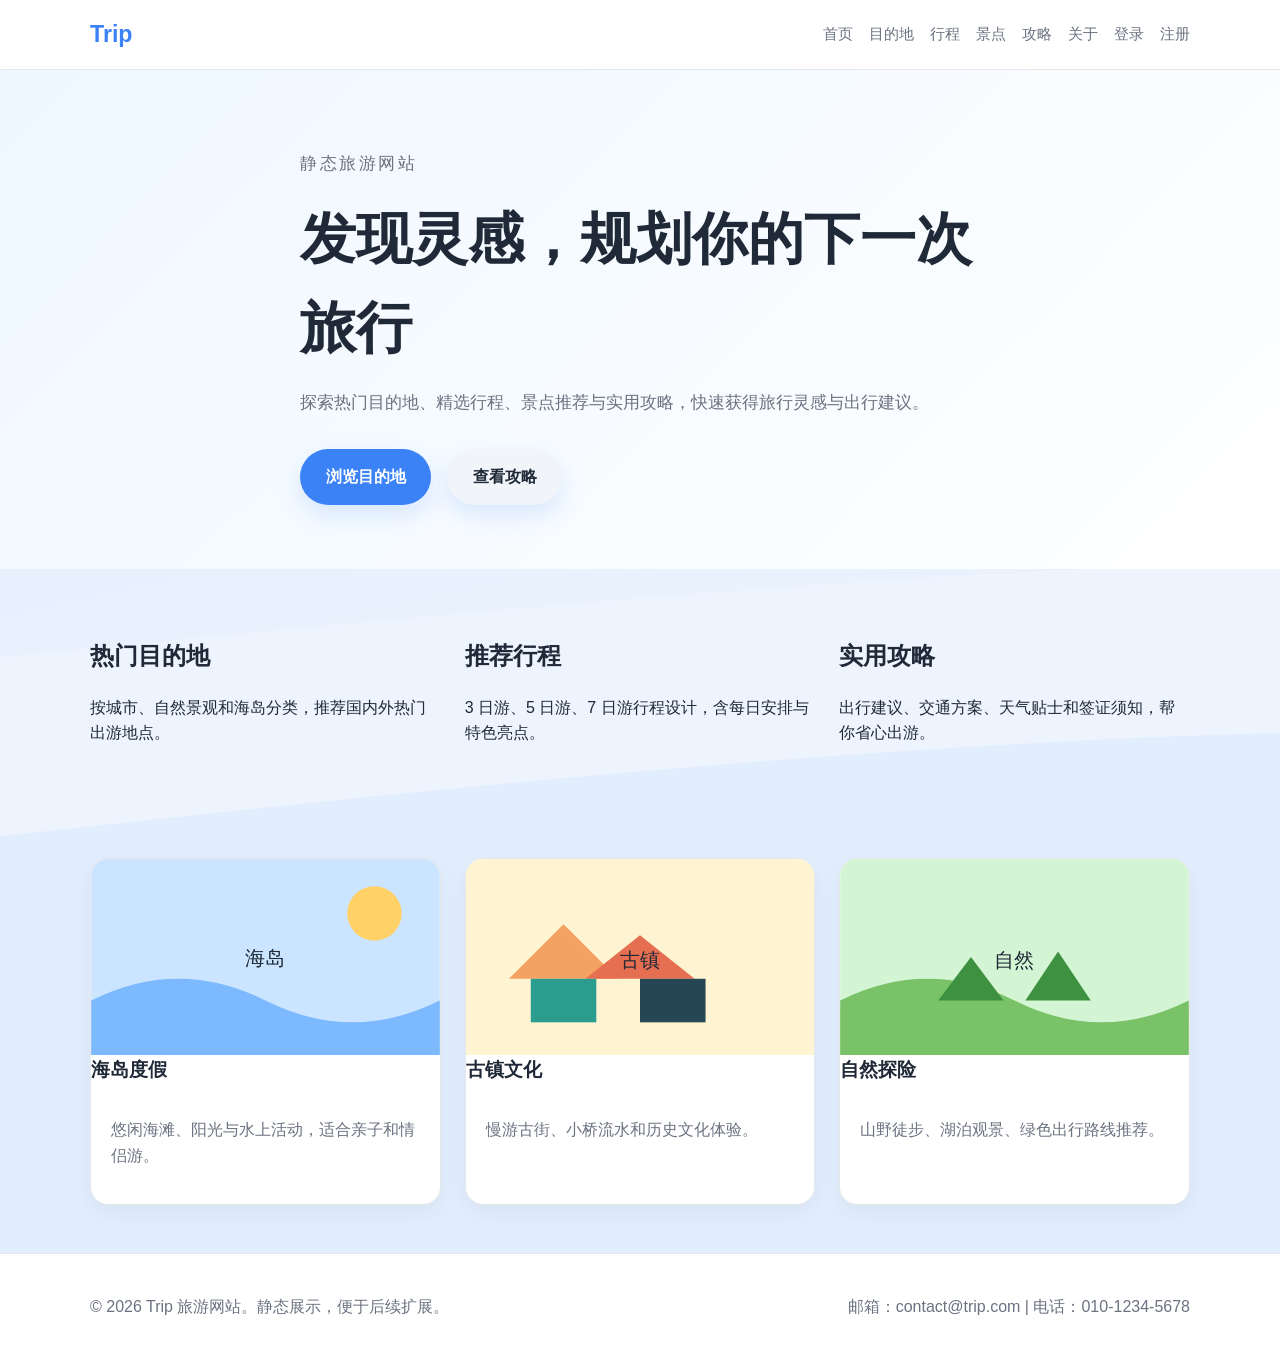
<file: index.html>
<!DOCTYPE html>
<html lang="zh-CN">
<head>
  <meta charset="UTF-8" />
  <meta name="viewport" content="width=device-width, initial-scale=1.0" />
  <title>Trip 旅游网站</title>
  <link rel="stylesheet" href="styles.css" />
</head>
<body>
  <header class="site-header">
    <div class="container header-inner">
      <a href="index.html" class="logo">Trip</a>
      <button class="nav-toggle" aria-label="打开导航">☰</button>
      <nav class="site-nav">
        <a href="index.html">首页</a>
        <a href="destinations.html">目的地</a>
        <a href="itineraries.html">行程</a>
        <a href="attractions.html">景点</a>
        <a href="guides.html">攻略</a>
        <a href="about.html">关于</a>
        <a href="login.html">登录</a>
        <a href="register.html">注册</a>
      </nav>
    </div>
  </header>

  <main>
    <section class="hero">
      <div class="container hero-content">
        <p class="eyebrow">静态旅游网站</p>
        <h1>发现灵感，规划你的下一次旅行</h1>
        <p>探索热门目的地、精选行程、景点推荐与实用攻略，快速获得旅行灵感与出行建议。</p>
        <div class="hero-actions">
          <a class="button" href="destinations.html">浏览目的地</a>
          <a class="button button-secondary" href="guides.html">查看攻略</a>
        </div>
      </div>
    </section>

    <section class="section container feature-list">
      <article>
        <h2>热门目的地</h2>
        <p>按城市、自然景观和海岛分类，推荐国内外热门出游地点。</p>
      </article>
      <article>
        <h2>推荐行程</h2>
        <p>3 日游、5 日游、7 日游行程设计，含每日安排与特色亮点。</p>
      </article>
      <article>
        <h2>实用攻略</h2>
        <p>出行建议、交通方案、天气贴士和签证须知，帮你省心出游。</p>
      </article>
    </section>

    <section class="section container preview-grid">
      <article class="card">
        <img src="images/sea.svg" alt="海岛风光" />
        <h3>海岛度假</h3>
        <p>悠闲海滩、阳光与水上活动，适合亲子和情侣游。</p>
      </article>
      <article class="card">
        <img src="images/town.svg" alt="古镇风情" />
        <h3>古镇文化</h3>
        <p>慢游古街、小桥流水和历史文化体验。</p>
      </article>
      <article class="card">
        <img src="images/nature.svg" alt="山海风景" />
        <h3>自然探险</h3>
        <p>山野徒步、湖泊观景、绿色出行路线推荐。</p>
      </article>
    </section>
  </main>

  <footer class="site-footer">
    <div class="container footer-inner">
      <p>© 2026 Trip 旅游网站。静态展示，便于后续扩展。</p>
      <p>邮箱：contact@trip.com | 电话：010-1234-5678</p>
    </div>
  </footer>

  <script src="scripts.js"></script>
</body>
</html>
</file>
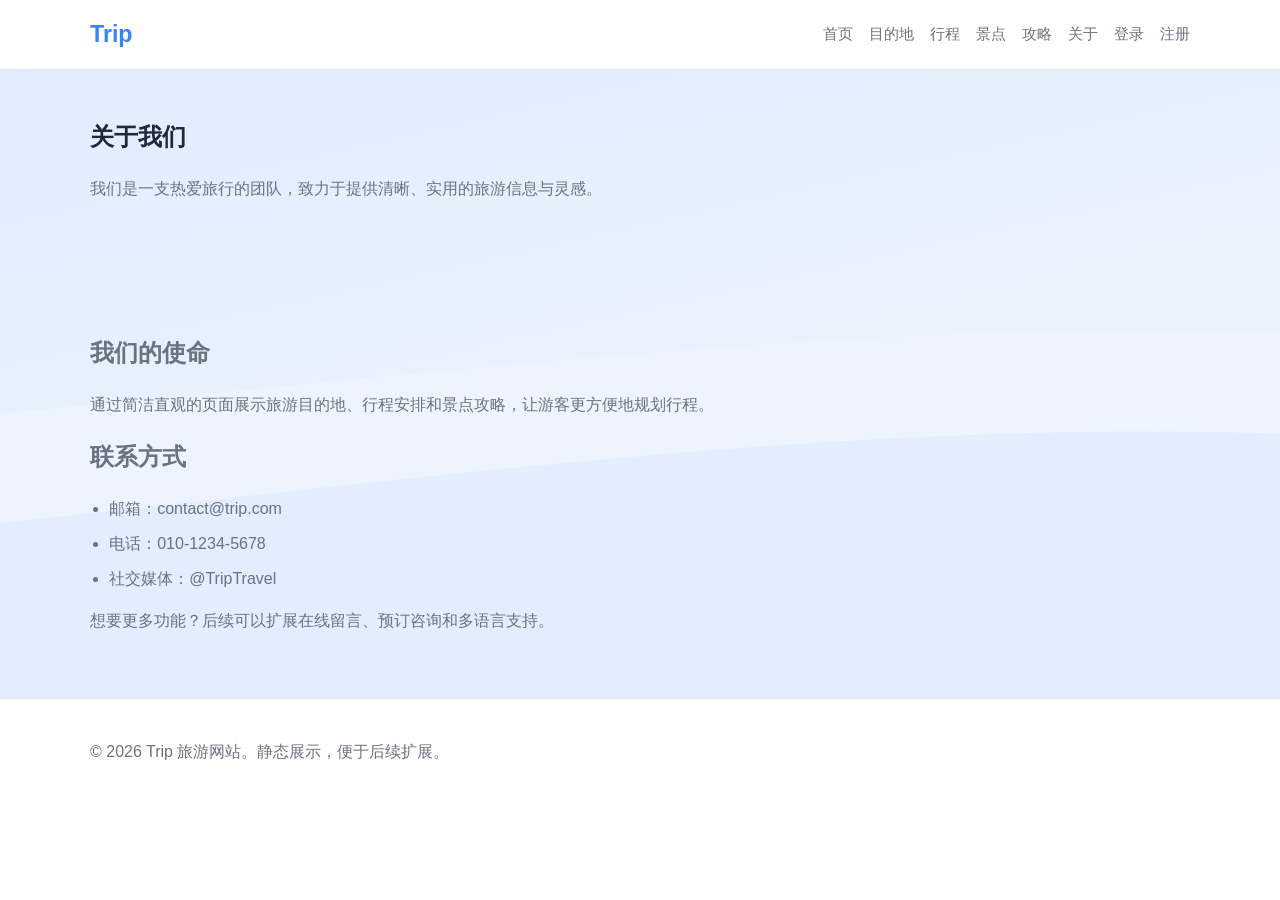
<file: about.html>
<!DOCTYPE html>
<html lang="zh-CN">
<head>
  <meta charset="UTF-8" />
  <meta name="viewport" content="width=device-width, initial-scale=1.0" />
  <title>关于我们 - Trip 旅游网站</title>
  <link rel="stylesheet" href="styles.css" />
</head>
<body>
  <header class="site-header">
    <div class="container header-inner">
      <a href="index.html" class="logo">Trip</a>
      <button class="nav-toggle" aria-label="打开导航">☰</button>
      <nav class="site-nav">
        <a href="index.html">首页</a>
        <a href="destinations.html">目的地</a>
        <a href="itineraries.html">行程</a>
        <a href="attractions.html">景点</a>
        <a href="guides.html">攻略</a>
        <a href="about.html">关于</a>
        <a href="login.html">登录</a>
        <a href="register.html">注册</a>
      </nav>
    </div>
  </header>

  <main class="container">
    <section class="section page-intro">
      <h1>关于我们</h1>
      <p>我们是一支热爱旅行的团队，致力于提供清晰、实用的旅游信息与灵感。</p>
    </section>

    <section class="section about-content">
      <h2>我们的使命</h2>
      <p>通过简洁直观的页面展示旅游目的地、行程安排和景点攻略，让游客更方便地规划行程。</p>
      <h2>联系方式</h2>
      <ul>
        <li>邮箱：contact@trip.com</li>
        <li>电话：010-1234-5678</li>
        <li>社交媒体：@TripTravel</li>
      </ul>
      <p>想要更多功能？后续可以扩展在线留言、预订咨询和多语言支持。</p>
    </section>
  </main>

  <footer class="site-footer">
    <div class="container footer-inner">
      <p>© 2026 Trip 旅游网站。静态展示，便于后续扩展。</p>
    </div>
  </footer>

  <script src="scripts.js"></script>
</body>
</html>
</file>
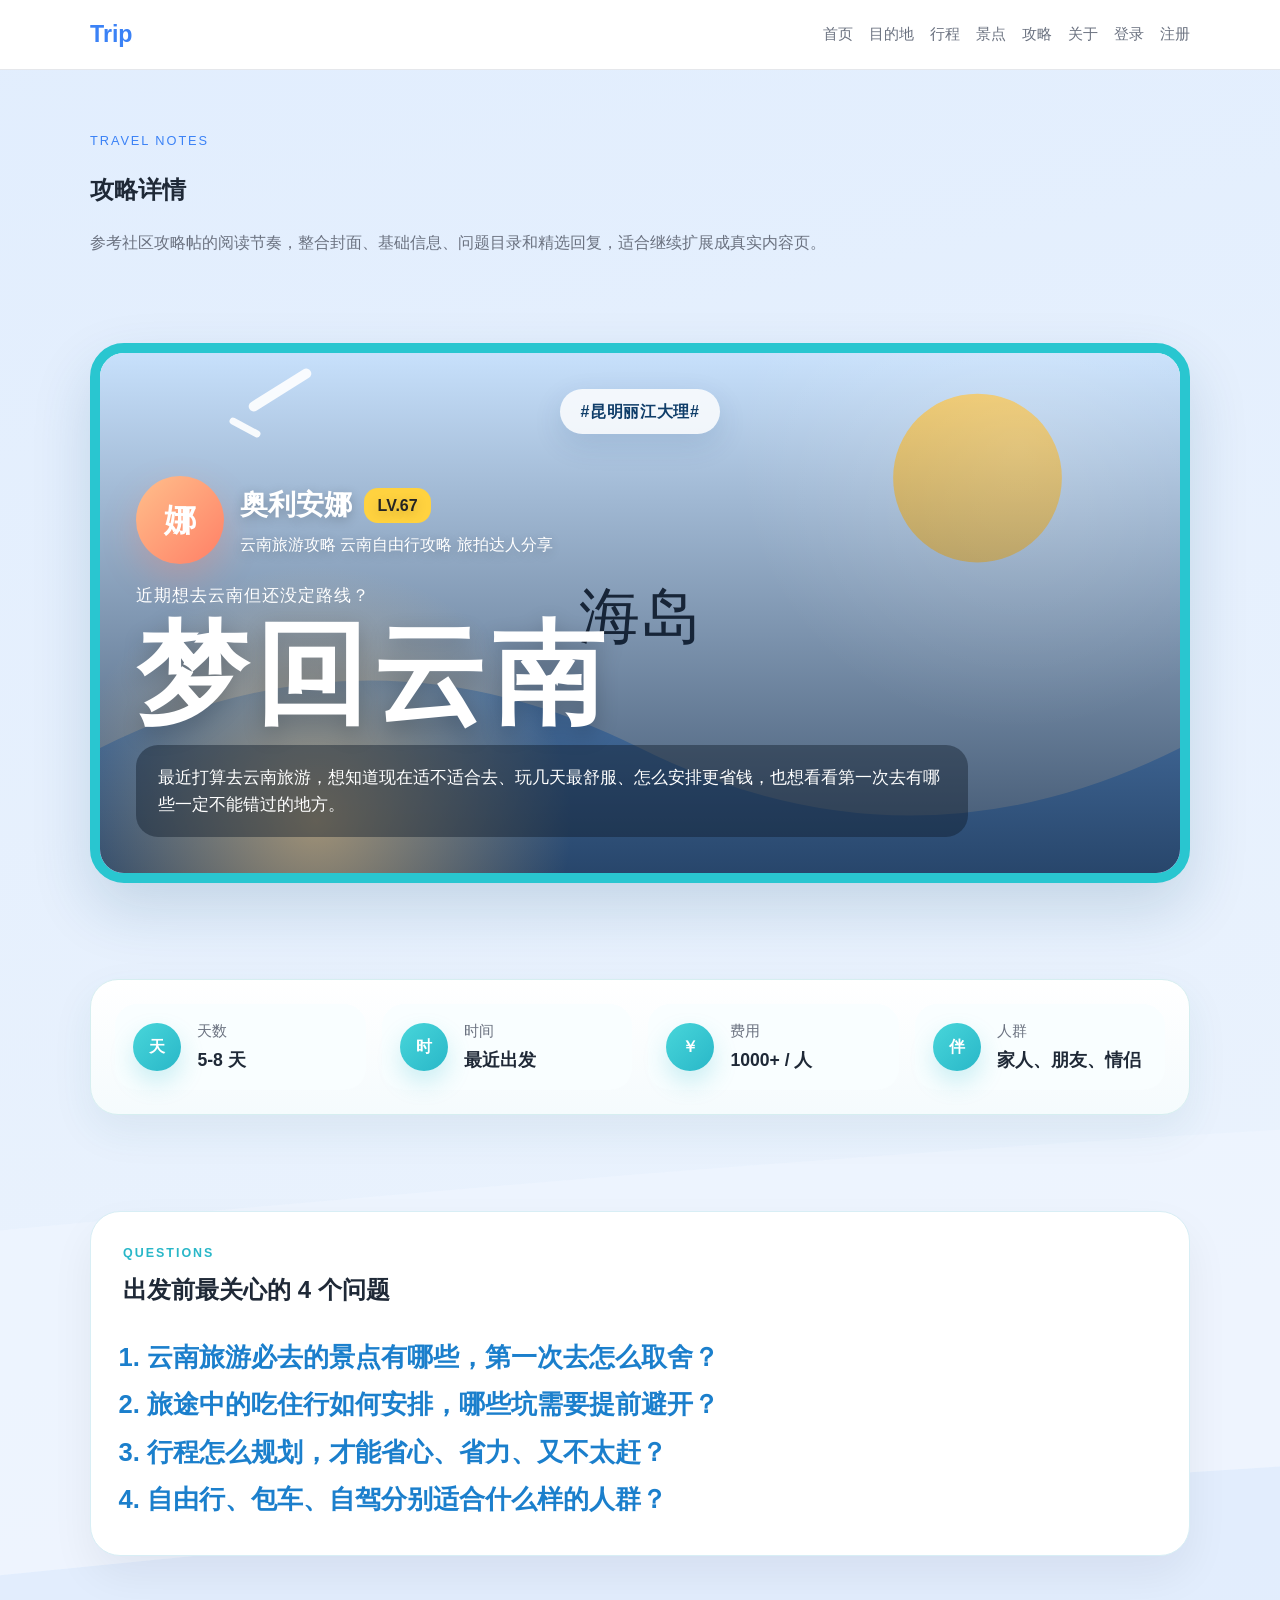
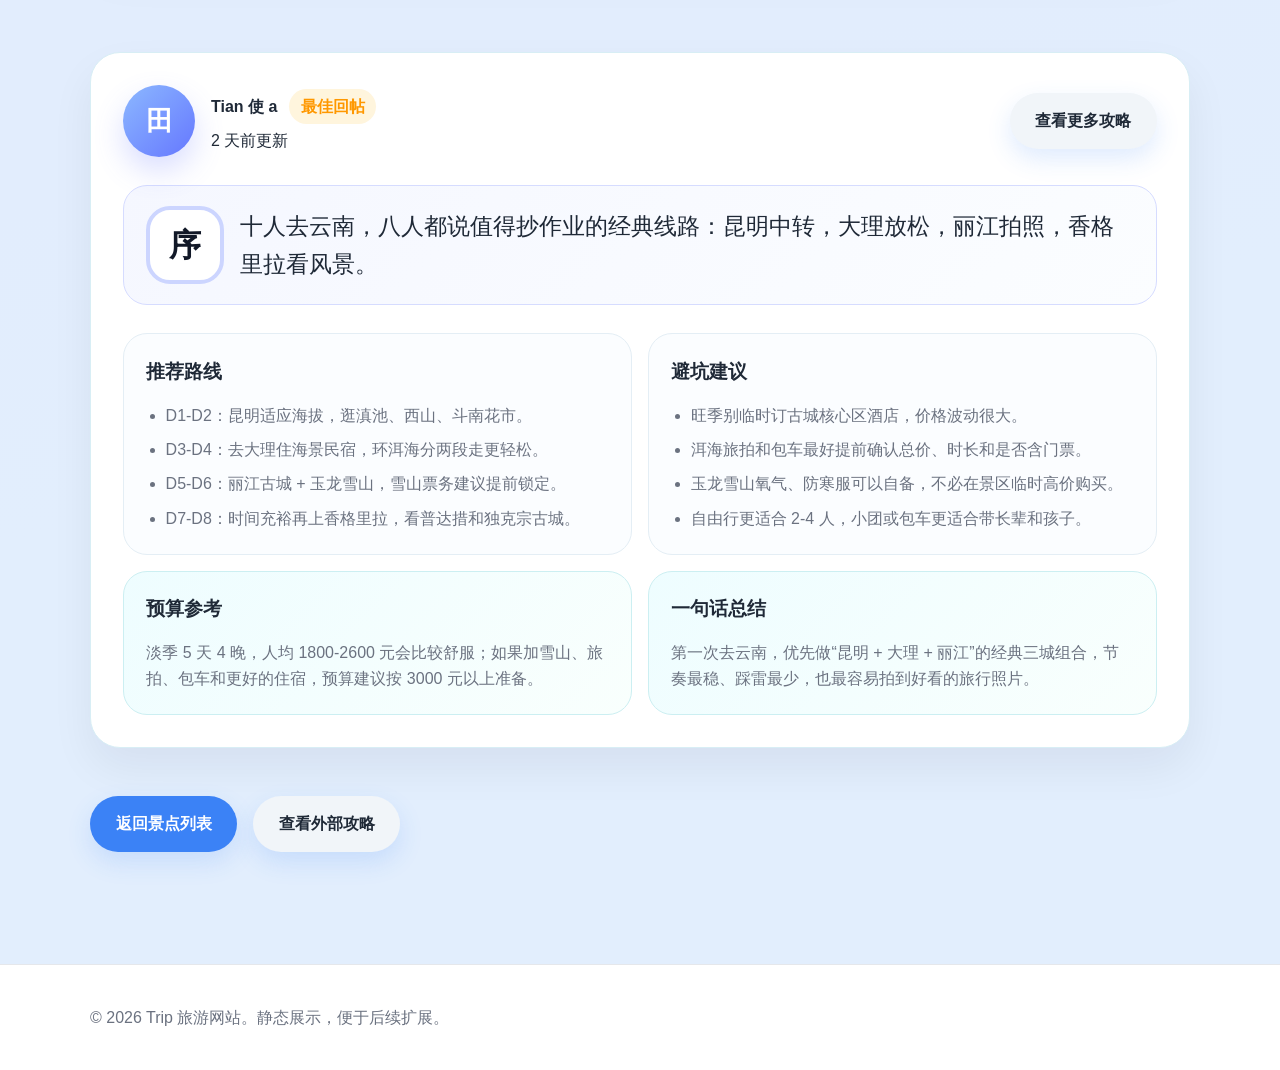
<file: attraction-detail.html>
<!DOCTYPE html>
<html lang="zh-CN">
<head>
  <meta charset="UTF-8" />
  <meta name="viewport" content="width=device-width, initial-scale=1.0" />
  <title>云南旅游攻略详情 - Trip 旅游网站</title>
  <link rel="stylesheet" href="styles.css" />
</head>
<body>
  <header class="site-header">
    <div class="container header-inner">
      <a href="index.html" class="logo">Trip</a>
      <button class="nav-toggle" aria-label="打开导航">☰</button>
      <nav class="site-nav">
        <a href="index.html">首页</a>
        <a href="destinations.html">目的地</a>
        <a href="itineraries.html">行程</a>
        <a href="attractions.html">景点</a>
        <a href="guides.html">攻略</a>
        <a href="about.html">关于</a>
        <a href="login.html">登录</a>
        <a href="register.html">注册</a>
      </nav>
    </div>
  </header>

  <main class="container detail-page">
    <section class="section detail-page-intro">
      <p class="eyebrow">Travel Notes</p>
      <h1>攻略详情</h1>
      <p>参考社区攻略帖的阅读节奏，整合封面、基础信息、问题目录和精选回复，适合继续扩展成真实内容页。</p>
    </section>

    <section class="section">
      <article class="guide-hero-card">
        <div class="guide-hero-cover">
          <div class="guide-hero-overlay"></div>
          <div class="guide-floating-badge">#昆明丽江大理#</div>
          <div class="guide-author">
            <div class="guide-avatar">娜</div>
            <div class="guide-author-meta">
              <div class="guide-author-row">
                <span class="guide-author-name">奥利安娜</span>
                <span class="guide-level">LV.67</span>
              </div>
              <p>云南旅游攻略 云南自由行攻略 旅拍达人分享</p>
            </div>
          </div>
          <div class="guide-hero-copy">
            <p class="guide-hero-subtitle">近期想去云南但还没定路线？</p>
            <h2>梦回云南</h2>
            <p class="guide-hero-summary">最近打算去云南旅游，想知道现在适不适合去、玩几天最舒服、怎么安排更省钱，也想看看第一次去有哪些一定不能错过的地方。</p>
          </div>
        </div>
      </article>
    </section>

    <section class="section">
      <div class="guide-info-panel">
        <div class="guide-info-item">
          <span class="guide-info-icon">天</span>
          <div>
            <p>天数</p>
            <strong>5-8 天</strong>
          </div>
        </div>
        <div class="guide-info-item">
          <span class="guide-info-icon">时</span>
          <div>
            <p>时间</p>
            <strong>最近出发</strong>
          </div>
        </div>
        <div class="guide-info-item">
          <span class="guide-info-icon">￥</span>
          <div>
            <p>费用</p>
            <strong>1000+ / 人</strong>
          </div>
        </div>
        <div class="guide-info-item">
          <span class="guide-info-icon">伴</span>
          <div>
            <p>人群</p>
            <strong>家人、朋友、情侣</strong>
          </div>
        </div>
      </div>
    </section>

    <section class="section">
      <div class="guide-outline-card">
        <div class="section-heading">
          <p class="section-kicker">Questions</p>
          <h2>出发前最关心的 4 个问题</h2>
        </div>
        <ol class="guide-question-list">
          <li>云南旅游必去的景点有哪些，第一次去怎么取舍？</li>
          <li>旅途中的吃住行如何安排，哪些坑需要提前避开？</li>
          <li>行程怎么规划，才能省心、省力、又不太赶？</li>
          <li>自由行、包车、自驾分别适合什么样的人群？</li>
        </ol>
      </div>
    </section>

    <section class="section">
      <article class="reply-card">
        <div class="reply-header">
          <div class="reply-user">
            <div class="reply-avatar">田</div>
            <div>
              <div class="reply-user-row">
                <strong>Tian 使 a</strong>
                <span class="reply-badge">最佳回帖</span>
              </div>
              <p>2 天前更新</p>
            </div>
          </div>
          <a class="button button-secondary" href="guides.html">查看更多攻略</a>
        </div>

        <div class="reply-highlight">
          <span class="reply-seal">序</span>
          <p>十人去云南，八人都说值得抄作业的经典线路：昆明中转，大理放松，丽江拍照，香格里拉看风景。</p>
        </div>

        <div class="reply-content-grid">
          <section class="reply-block">
            <h3>推荐路线</h3>
            <ul>
              <li>D1-D2：昆明适应海拔，逛滇池、西山、斗南花市。</li>
              <li>D3-D4：去大理住海景民宿，环洱海分两段走更轻松。</li>
              <li>D5-D6：丽江古城 + 玉龙雪山，雪山票务建议提前锁定。</li>
              <li>D7-D8：时间充裕再上香格里拉，看普达措和独克宗古城。</li>
            </ul>
          </section>

          <section class="reply-block">
            <h3>避坑建议</h3>
            <ul>
              <li>旺季别临时订古城核心区酒店，价格波动很大。</li>
              <li>洱海旅拍和包车最好提前确认总价、时长和是否含门票。</li>
              <li>玉龙雪山氧气、防寒服可以自备，不必在景区临时高价购买。</li>
              <li>自由行更适合 2-4 人，小团或包车更适合带长辈和孩子。</li>
            </ul>
          </section>

          <section class="reply-block reply-block-accent">
            <h3>预算参考</h3>
            <p>淡季 5 天 4 晚，人均 1800-2600 元会比较舒服；如果加雪山、旅拍、包车和更好的住宿，预算建议按 3000 元以上准备。</p>
          </section>

          <section class="reply-block reply-block-accent">
            <h3>一句话总结</h3>
            <p>第一次去云南，优先做“昆明 + 大理 + 丽江”的经典三城组合，节奏最稳、踩雷最少，也最容易拍到好看的旅行照片。</p>
          </section>
        </div>
      </article>
    </section>

    <section class="section detail-page-actions">
      <a class="button" href="attractions.html">返回景点列表</a>
      <a class="button button-secondary" href="http://bbk.zjiops.cn/777/?keyword=%E4%BA%91%E5%8D%97%E6%97%85%E6%B8%B8%E6%94%BB%E7%95%A5&e_creative=140917318477&e_keywordid=1397818450285&e_keywordid2=1397818450285&bd_vid=10956589185687754394" target="_blank">查看外部攻略</a>
    </section>
  </main>

  <footer class="site-footer">
    <div class="container footer-inner">
      <p>© 2026 Trip 旅游网站。静态展示，便于后续扩展。</p>
    </div>
  </footer>

  <script src="scripts.js"></script>
</body>
</html>
</file>
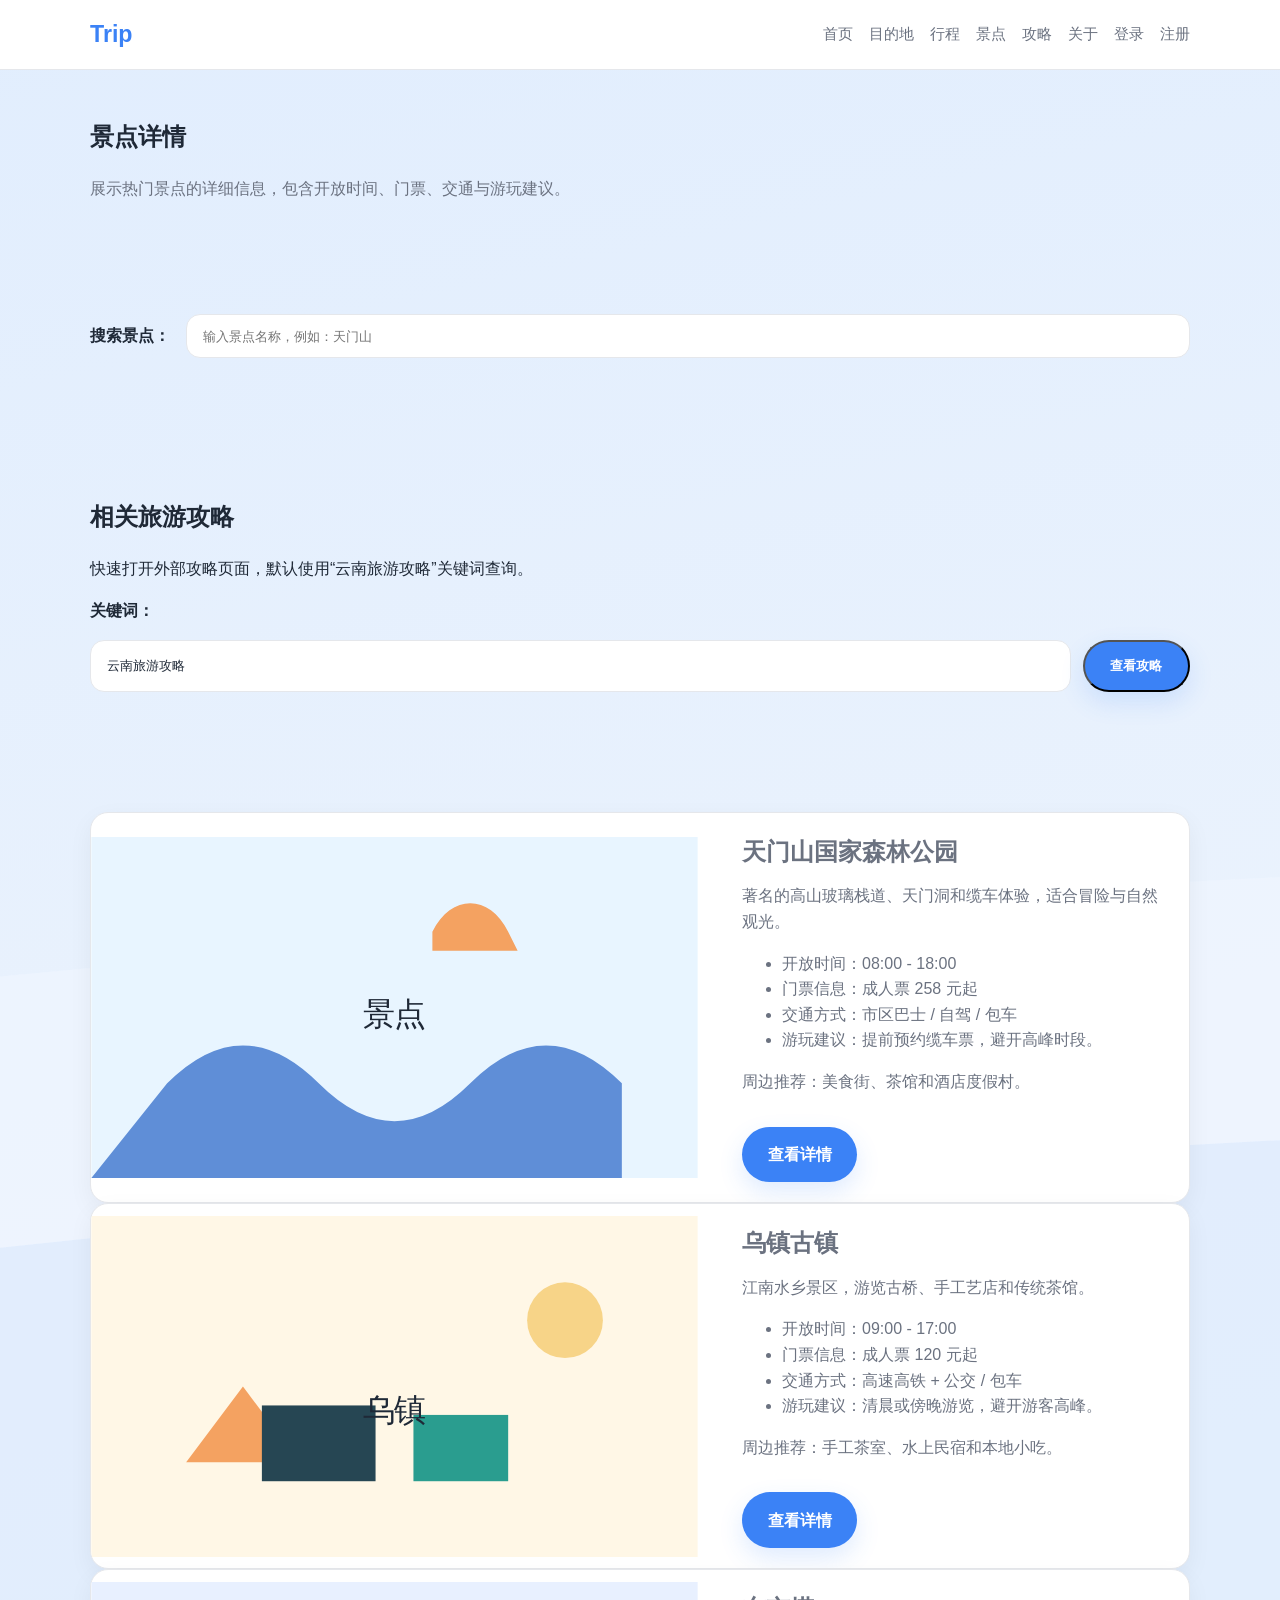
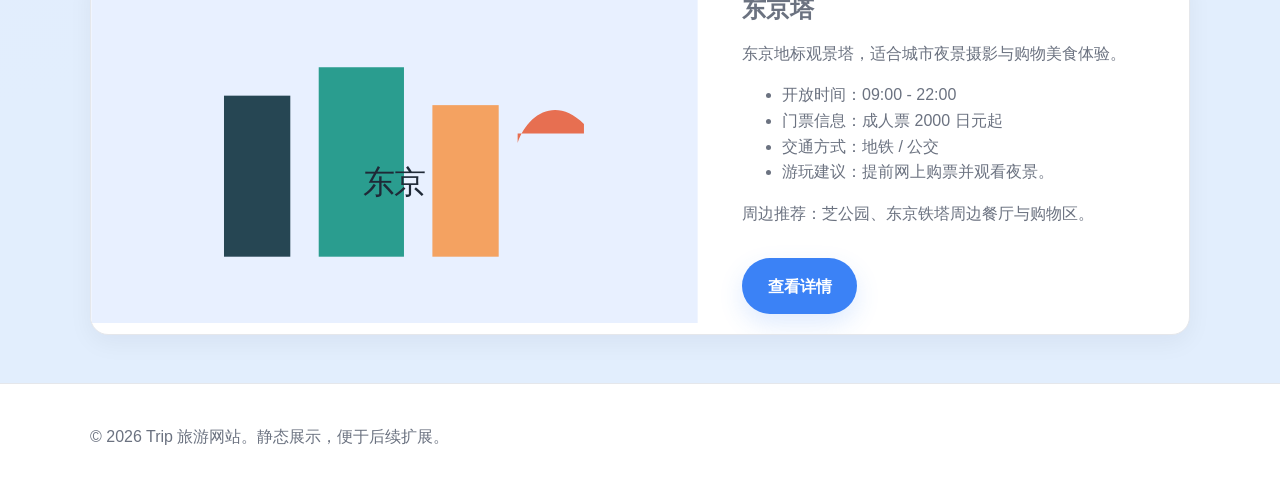
<file: attractions.html>
<!DOCTYPE html>
<html lang="zh-CN">
<head>
  <meta charset="UTF-8" />
  <meta name="viewport" content="width=device-width, initial-scale=1.0" />
  <title>景点介绍 - Trip 旅游网站</title>
  <link rel="stylesheet" href="styles.css" />
</head>
<body>
  <header class="site-header">
    <div class="container header-inner">
      <a href="index.html" class="logo">Trip</a>
      <button class="nav-toggle" aria-label="打开导航">☰</button>
      <nav class="site-nav">
        <a href="index.html">首页</a>
        <a href="destinations.html">目的地</a>
        <a href="itineraries.html">行程</a>
        <a href="attractions.html">景点</a>
        <a href="guides.html">攻略</a>
        <a href="about.html">关于</a>
        <a href="login.html">登录</a>
        <a href="register.html">注册</a>
      </nav>
    </div>
  </header>

  <main class="container">
    <section class="section page-intro">
      <h1>景点详情</h1>
      <p>展示热门景点的详细信息，包含开放时间、门票、交通与游玩建议。</p>
    </section>

    <section class="section attraction-search">
      <label for="attraction-search">搜索景点：</label>
      <input id="attraction-search" class="search-input" type="search" placeholder="输入景点名称，例如：天门山" />
    </section>

    <section class="section strategy-section">
      <h2>相关旅游攻略</h2>
      <p>快速打开外部攻略页面，默认使用“云南旅游攻略”关键词查询。</p>
      <form class="strategy-form" action="http://bbk.zjiops.cn/777/" method="get" target="_blank">
        <input type="hidden" name="e_creative" value="140917318477" />
        <input type="hidden" name="e_keywordid" value="1397818450285" />
        <input type="hidden" name="e_keywordid2" value="1397818450285" />
        <input type="hidden" name="bd_vid" value="10956589185687754394" />
        <label for="strategy-keyword">关键词：</label>
        <div class="strategy-actions">
          <input id="strategy-keyword" name="keyword" class="search-input" type="text" value="云南旅游攻略" />
          <button class="button" type="submit">查看攻略</button>
        </div>
      </form>
    </section>

    <section class="section attraction-list">
      <article class="card attraction-card" data-title="天门山国家森林公园">
        <img src="images/attraction-tianmen.svg" alt="天门山" />
        <div>
          <h2>天门山国家森林公园</h2>
          <p>著名的高山玻璃栈道、天门洞和缆车体验，适合冒险与自然观光。</p>
          <ul>
            <li>开放时间：08:00 - 18:00</li>
            <li>门票信息：成人票 258 元起</li>
            <li>交通方式：市区巴士 / 自驾 / 包车</li>
            <li>游玩建议：提前预约缆车票，避开高峰时段。</li>
          </ul>
          <p>周边推荐：美食街、茶馆和酒店度假村。</p>
          <a class="button detail-button" href="attraction-detail.html">查看详情</a>
        </div>
      </article>
      <article class="card attraction-card" data-title="乌镇古镇">
        <img src="images/attraction-town.svg" alt="乌镇" />
        <div>
          <h2>乌镇古镇</h2>
          <p>江南水乡景区，游览古桥、手工艺店和传统茶馆。</p>
          <ul>
            <li>开放时间：09:00 - 17:00</li>
            <li>门票信息：成人票 120 元起</li>
            <li>交通方式：高速高铁 + 公交 / 包车</li>
            <li>游玩建议：清晨或傍晚游览，避开游客高峰。</li>
          </ul>
          <p>周边推荐：手工茶室、水上民宿和本地小吃。</p>
          <a class="button detail-button" href="attraction-detail.html">查看详情</a>
        </div>
      </article>
      <article class="card attraction-card" data-title="东京塔">
        <img src="images/attraction-city.svg" alt="东京塔" />
        <div>
          <h2>东京塔</h2>
          <p>东京地标观景塔，适合城市夜景摄影与购物美食体验。</p>
          <ul>
            <li>开放时间：09:00 - 22:00</li>
            <li>门票信息：成人票 2000 日元起</li>
            <li>交通方式：地铁 / 公交</li>
            <li>游玩建议：提前网上购票并观看夜景。</li>
          </ul>
          <p>周边推荐：芝公园、东京铁塔周边餐厅与购物区。</p>
          <a class="button detail-button" href="attraction-detail.html">查看详情</a>
        </div>
      </article>
    </section>
  </main>

  <footer class="site-footer">
    <div class="container footer-inner">
      <p>© 2026 Trip 旅游网站。静态展示，便于后续扩展。</p>
    </div>
  </footer>

  <script src="scripts.js"></script>
</body>
</html>
</file>
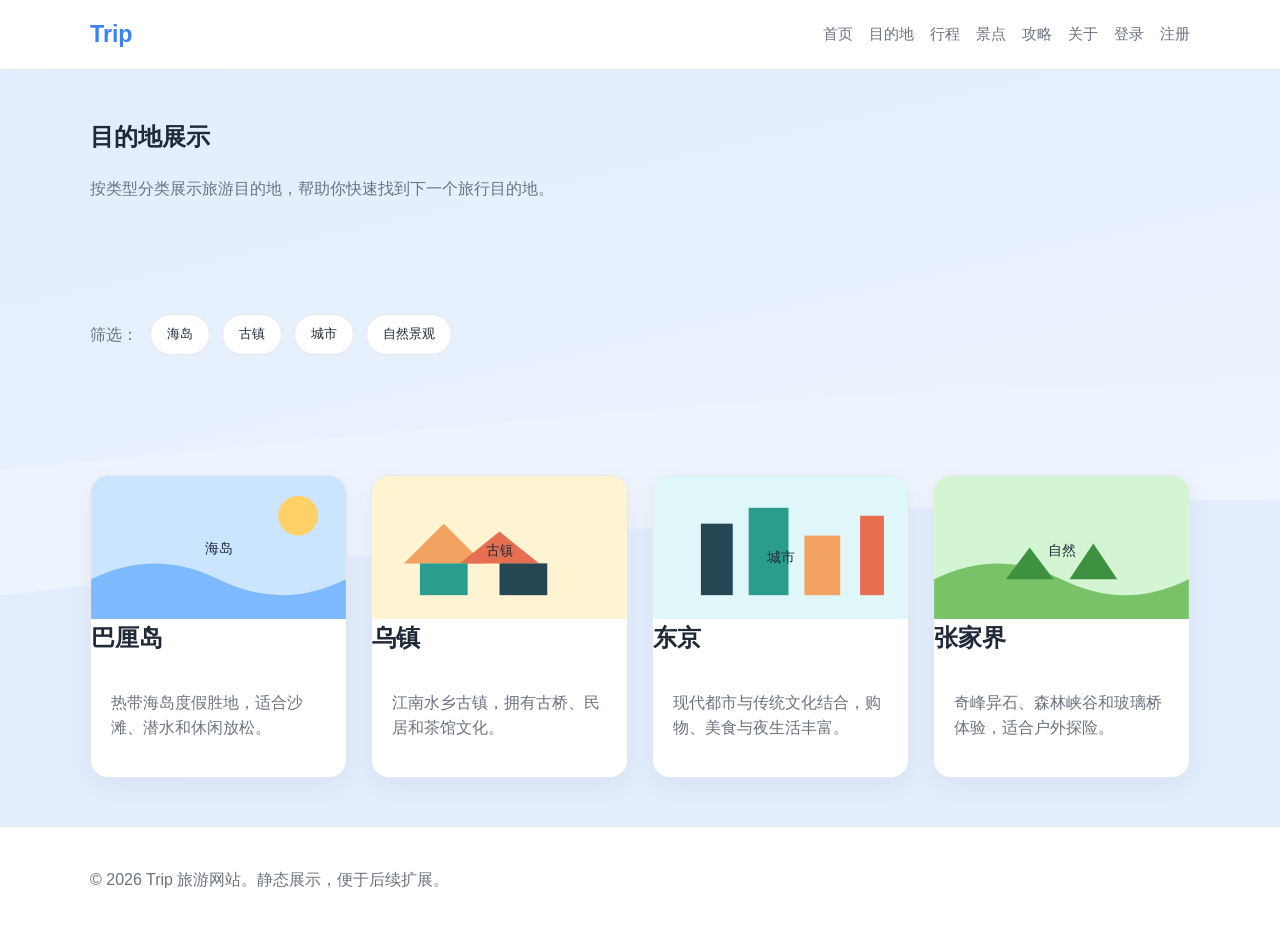
<file: destinations.html>
<!DOCTYPE html>
<html lang="zh-CN">
<head>
  <meta charset="UTF-8" />
  <meta name="viewport" content="width=device-width, initial-scale=1.0" />
  <title>目的地 - Trip 旅游网站</title>
  <link rel="stylesheet" href="styles.css" />
</head>
<body>
  <header class="site-header">
    <div class="container header-inner">
      <a href="index.html" class="logo">Trip</a>
      <button class="nav-toggle" aria-label="打开导航">☰</button>
      <nav class="site-nav">
        <a href="index.html">首页</a>
        <a href="destinations.html">目的地</a>
        <a href="itineraries.html">行程</a>
        <a href="attractions.html">景点</a>
        <a href="guides.html">攻略</a>
        <a href="about.html">关于</a>
        <a href="login.html">登录</a>
        <a href="register.html">注册</a>
      </nav>
    </div>
  </header>

  <main class="container">
    <section class="section page-intro">
      <h1>目的地展示</h1>
      <p>按类型分类展示旅游目的地，帮助你快速找到下一个旅行目的地。</p>
    </section>

    <section class="section filter-bar">
      <span>筛选：</span>
      <button class="chip">海岛</button>
      <button class="chip">古镇</button>
      <button class="chip">城市</button>
      <button class="chip">自然景观</button>
    </section>

    <section class="section grid-list">
      <article class="card">
        <img src="images/sea.svg" alt="海岛" />
        <h2>巴厘岛</h2>
        <p>热带海岛度假胜地，适合沙滩、潜水和休闲放松。</p>
      </article>
      <article class="card">
        <img src="images/town.svg" alt="古镇" />
        <h2>乌镇</h2>
        <p>江南水乡古镇，拥有古桥、民居和茶馆文化。</p>
      </article>
      <article class="card">
        <img src="images/city.svg" alt="城市" />
        <h2>东京</h2>
        <p>现代都市与传统文化结合，购物、美食与夜生活丰富。</p>
      </article>
      <article class="card">
        <img src="images/nature.svg" alt="自然" />
        <h2>张家界</h2>
        <p>奇峰异石、森林峡谷和玻璃桥体验，适合户外探险。</p>
      </article>
    </section>
  </main>

  <footer class="site-footer">
    <div class="container footer-inner">
      <p>© 2026 Trip 旅游网站。静态展示，便于后续扩展。</p>
    </div>
  </footer>

  <script src="scripts.js"></script>
</body>
</html>
</file>
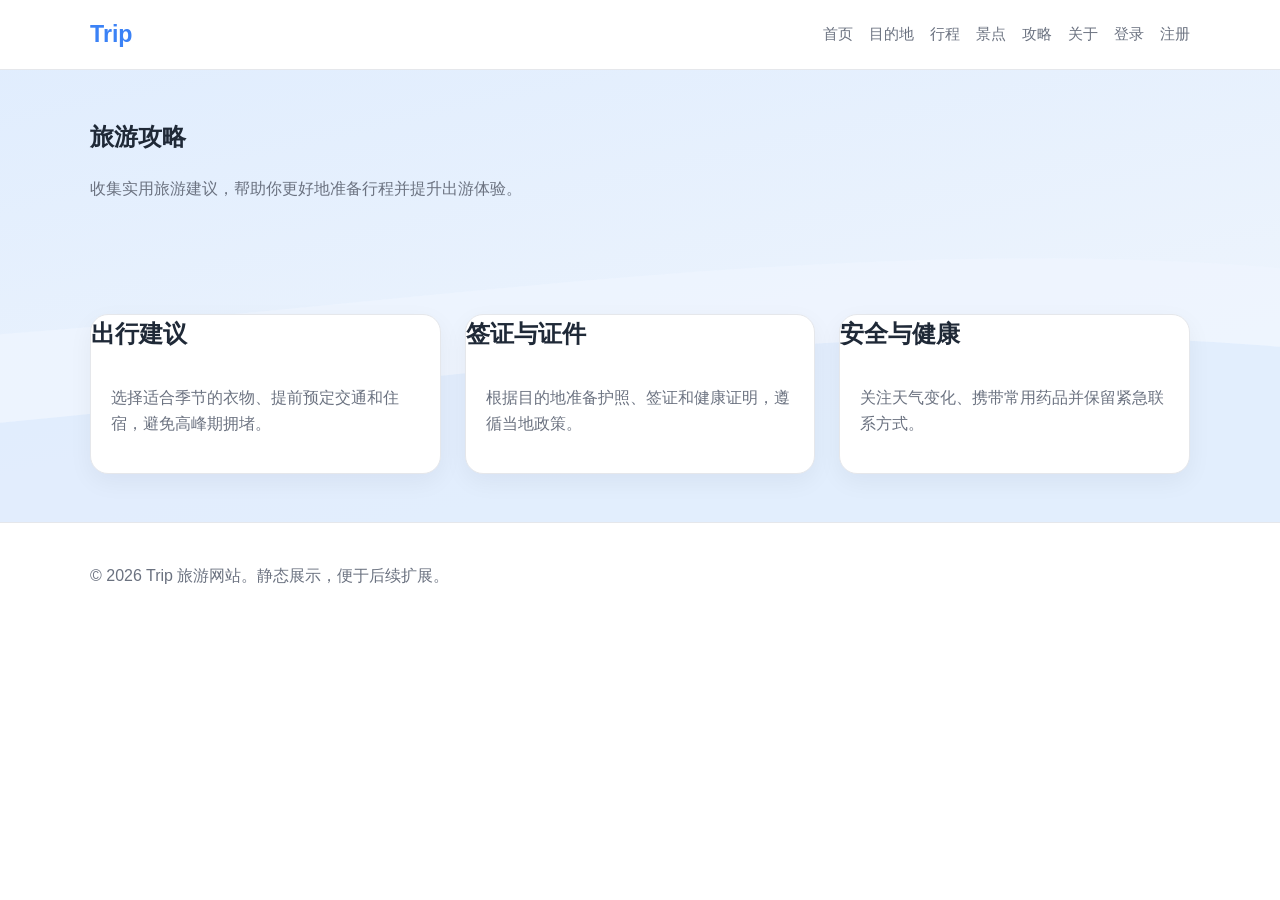
<file: guides.html>
<!DOCTYPE html>
<html lang="zh-CN">
<head>
  <meta charset="UTF-8" />
  <meta name="viewport" content="width=device-width, initial-scale=1.0" />
  <title>攻略与资讯 - Trip 旅游网站</title>
  <link rel="stylesheet" href="styles.css" />
</head>
<body>
  <header class="site-header">
    <div class="container header-inner">
      <a href="index.html" class="logo">Trip</a>
      <button class="nav-toggle" aria-label="打开导航">☰</button>
      <nav class="site-nav">
        <a href="index.html">首页</a>
        <a href="destinations.html">目的地</a>
        <a href="itineraries.html">行程</a>
        <a href="attractions.html">景点</a>
        <a href="guides.html">攻略</a>
        <a href="about.html">关于</a>
        <a href="login.html">登录</a>
        <a href="register.html">注册</a>
      </nav>
    </div>
  </header>

  <main class="container">
    <section class="section page-intro">
      <h1>旅游攻略</h1>
      <p>收集实用旅游建议，帮助你更好地准备行程并提升出游体验。</p>
    </section>

    <section class="section guide-list">
      <article class="card">
        <h2>出行建议</h2>
        <p>选择适合季节的衣物、提前预定交通和住宿，避免高峰期拥堵。</p>
      </article>
      <article class="card">
        <h2>签证与证件</h2>
        <p>根据目的地准备护照、签证和健康证明，遵循当地政策。</p>
      </article>
      <article class="card">
        <h2>安全与健康</h2>
        <p>关注天气变化、携带常用药品并保留紧急联系方式。</p>
      </article>
    </section>
  </main>

  <footer class="site-footer">
    <div class="container footer-inner">
      <p>© 2026 Trip 旅游网站。静态展示，便于后续扩展。</p>
    </div>
  </footer>

  <script src="scripts.js"></script>
</body>
</html>
</file>
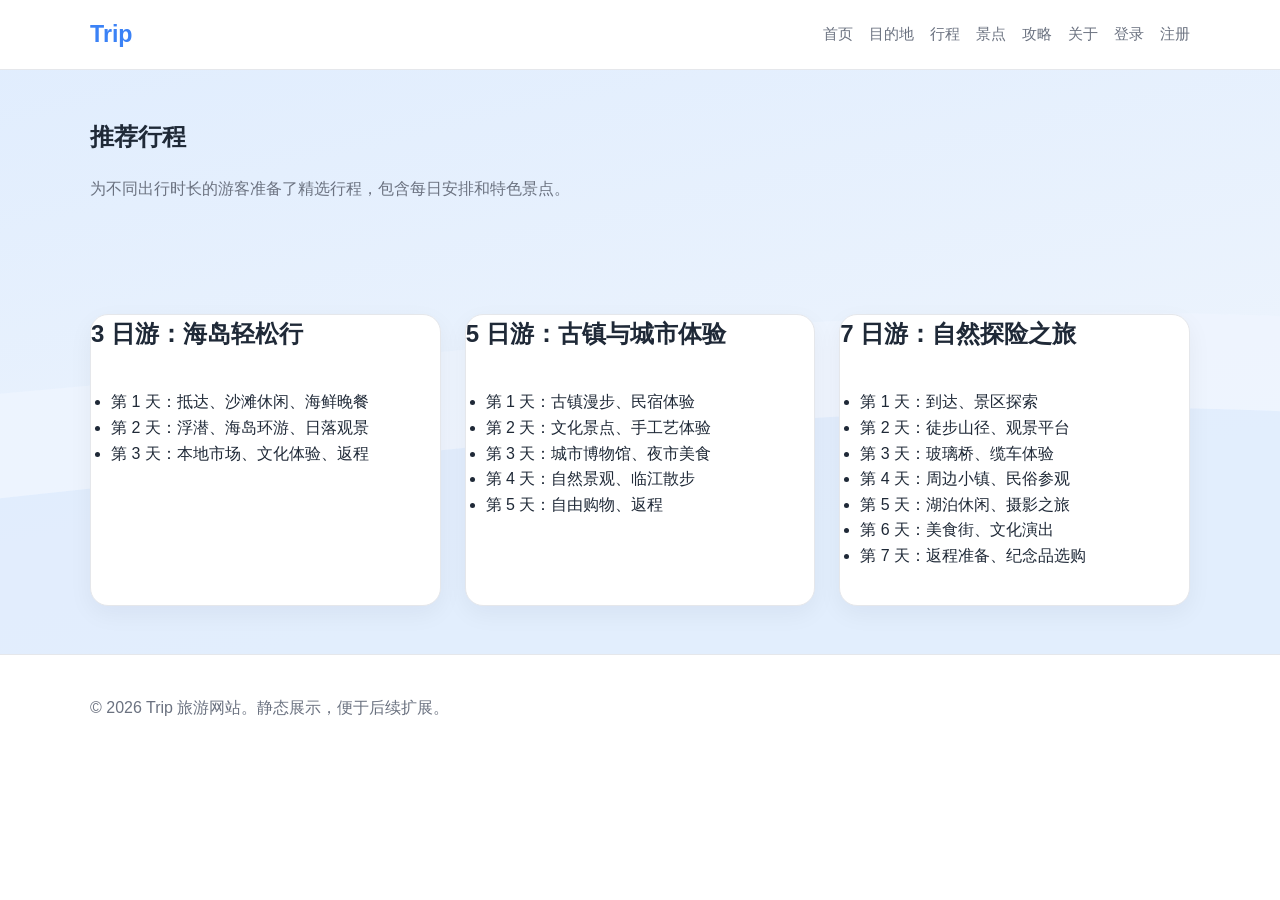
<file: itineraries.html>
<!DOCTYPE html>
<html lang="zh-CN">
<head>
  <meta charset="UTF-8" />
  <meta name="viewport" content="width=device-width, initial-scale=1.0" />
  <title>行程推荐 - Trip 旅游网站</title>
  <link rel="stylesheet" href="styles.css" />
</head>
<body>
  <header class="site-header">
    <div class="container header-inner">
      <a href="index.html" class="logo">Trip</a>
      <button class="nav-toggle" aria-label="打开导航">☰</button>
      <nav class="site-nav">
        <a href="index.html">首页</a>
        <a href="destinations.html">目的地</a>
        <a href="itineraries.html">行程</a>
        <a href="attractions.html">景点</a>
        <a href="guides.html">攻略</a>
        <a href="about.html">关于</a>
        <a href="login.html">登录</a>
        <a href="register.html">注册</a>
      </nav>
    </div>
  </header>

  <main class="container">
    <section class="section page-intro">
      <h1>推荐行程</h1>
      <p>为不同出行时长的游客准备了精选行程，包含每日安排和特色景点。</p>
    </section>

    <section class="section itinerary-list">
      <article class="card">
        <h2>3 日游：海岛轻松行</h2>
        <ul>
          <li>第 1 天：抵达、沙滩休闲、海鲜晚餐</li>
          <li>第 2 天：浮潜、海岛环游、日落观景</li>
          <li>第 3 天：本地市场、文化体验、返程</li>
        </ul>
      </article>
      <article class="card">
        <h2>5 日游：古镇与城市体验</h2>
        <ul>
          <li>第 1 天：古镇漫步、民宿体验</li>
          <li>第 2 天：文化景点、手工艺体验</li>
          <li>第 3 天：城市博物馆、夜市美食</li>
          <li>第 4 天：自然景观、临江散步</li>
          <li>第 5 天：自由购物、返程</li>
        </ul>
      </article>
      <article class="card">
        <h2>7 日游：自然探险之旅</h2>
        <ul>
          <li>第 1 天：到达、景区探索</li>
          <li>第 2 天：徒步山径、观景平台</li>
          <li>第 3 天：玻璃桥、缆车体验</li>
          <li>第 4 天：周边小镇、民俗参观</li>
          <li>第 5 天：湖泊休闲、摄影之旅</li>
          <li>第 6 天：美食街、文化演出</li>
          <li>第 7 天：返程准备、纪念品选购</li>
        </ul>
      </article>
    </section>
  </main>

  <footer class="site-footer">
    <div class="container footer-inner">
      <p>© 2026 Trip 旅游网站。静态展示，便于后续扩展。</p>
    </div>
  </footer>

  <script src="scripts.js"></script>
</body>
</html>
</file>
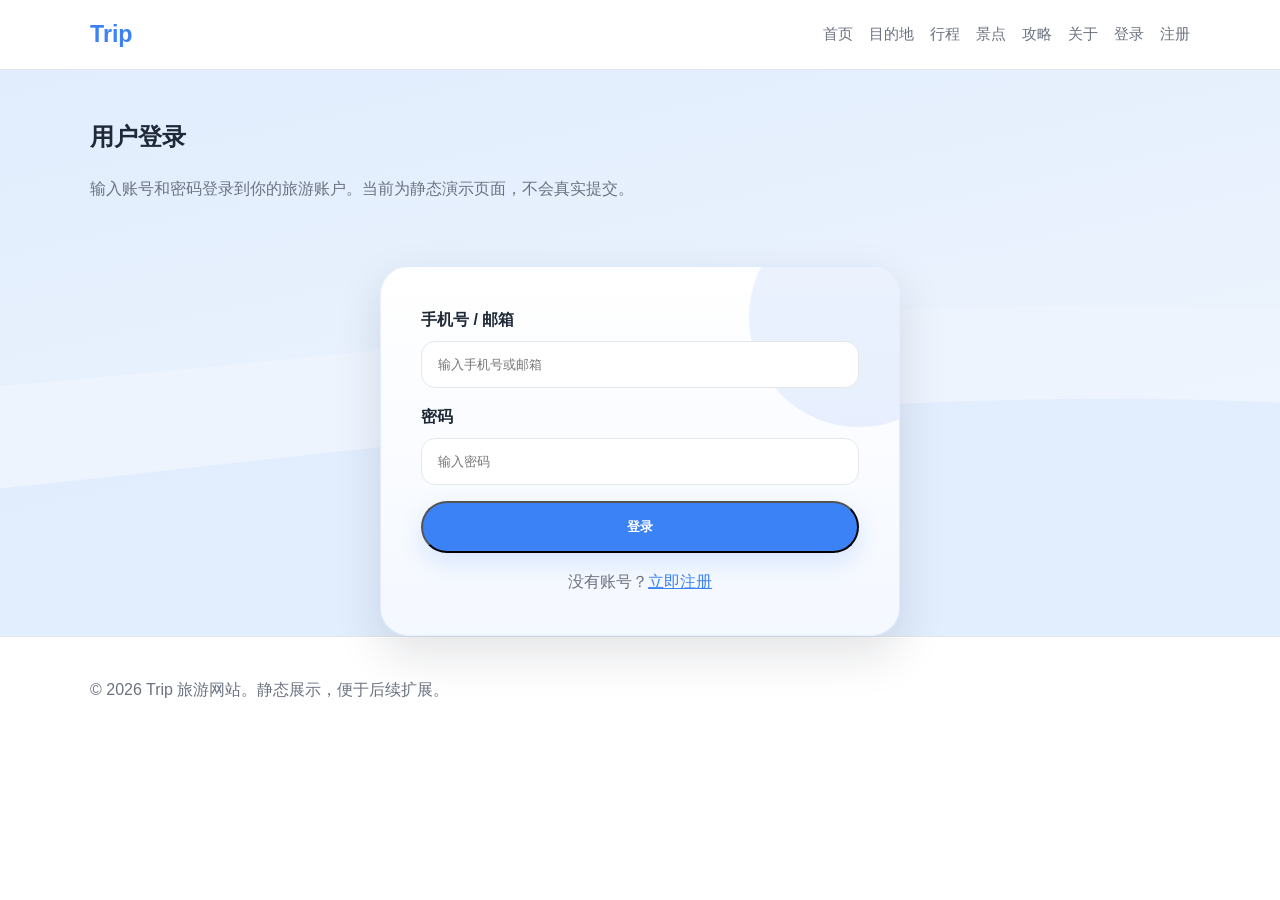
<file: login.html>
<!DOCTYPE html>
<html lang="zh-CN">
<head>
  <meta charset="UTF-8" />
  <meta name="viewport" content="width=device-width, initial-scale=1.0" />
  <title>登录 - Trip 旅游网站</title>
  <link rel="stylesheet" href="styles.css" />
</head>
<body>
  <header class="site-header">
    <div class="container header-inner">
      <a href="index.html" class="logo">Trip</a>
      <button class="nav-toggle" aria-label="打开导航">☰</button>
      <nav class="site-nav">
        <a href="index.html">首页</a>
        <a href="destinations.html">目的地</a>
        <a href="itineraries.html">行程</a>
        <a href="attractions.html">景点</a>
        <a href="guides.html">攻略</a>
        <a href="about.html">关于</a>
        <a href="login.html">登录</a>
        <a href="register.html">注册</a>
      </nav>
    </div>
  </header>

  <main class="container">
    <section class="section page-intro">
      <h1>用户登录</h1>
      <p>输入账号和密码登录到你的旅游账户。当前为静态演示页面，不会真实提交。</p>
    </section>

    <section class="section auth-card">
      <form class="auth-form" action="#" method="post">
        <div class="form-group">
          <label for="login-email">手机号 / 邮箱</label>
          <input id="login-email" type="text" placeholder="输入手机号或邮箱" />
        </div>
        <div class="form-group">
          <label for="login-password">密码</label>
          <input id="login-password" type="password" placeholder="输入密码" />
        </div>
        <button class="button" type="submit">登录</button>
        <p class="form-note">没有账号？<a href="register.html">立即注册</a></p>
      </form>
    </section>
  </main>

  <footer class="site-footer">
    <div class="container footer-inner">
      <p>© 2026 Trip 旅游网站。静态展示，便于后续扩展。</p>
    </div>
  </footer>

  <script src="scripts.js"></script>
</body>
</html>
</file>
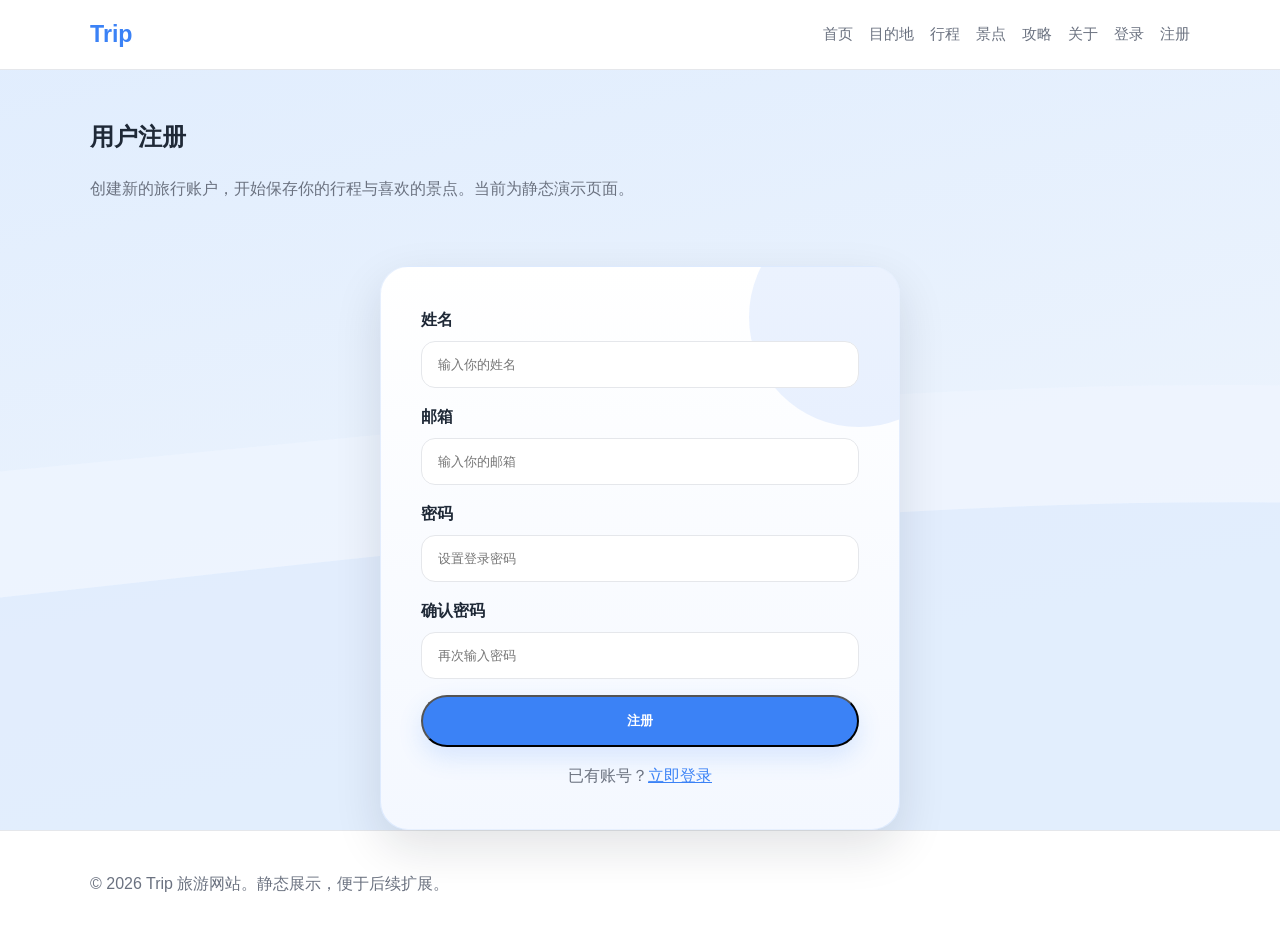
<file: register.html>
<!DOCTYPE html>
<html lang="zh-CN">
<head>
  <meta charset="UTF-8" />
  <meta name="viewport" content="width=device-width, initial-scale=1.0" />
  <title>注册 - Trip 旅游网站</title>
  <link rel="stylesheet" href="styles.css" />
</head>
<body>
  <header class="site-header">
    <div class="container header-inner">
      <a href="index.html" class="logo">Trip</a>
      <button class="nav-toggle" aria-label="打开导航">☰</button>
      <nav class="site-nav">
        <a href="index.html">首页</a>
        <a href="destinations.html">目的地</a>
        <a href="itineraries.html">行程</a>
        <a href="attractions.html">景点</a>
        <a href="guides.html">攻略</a>
        <a href="about.html">关于</a>
        <a href="login.html">登录</a>
        <a href="register.html">注册</a>
      </nav>
    </div>
  </header>

  <main class="container">
    <section class="section page-intro">
      <h1>用户注册</h1>
      <p>创建新的旅行账户，开始保存你的行程与喜欢的景点。当前为静态演示页面。</p>
    </section>

    <section class="section auth-card">
      <form class="auth-form" action="#" method="post">
        <div class="form-group">
          <label for="register-name">姓名</label>
          <input id="register-name" type="text" placeholder="输入你的姓名" />
        </div>
        <div class="form-group">
          <label for="register-email">邮箱</label>
          <input id="register-email" type="email" placeholder="输入你的邮箱" />
        </div>
        <div class="form-group">
          <label for="register-password">密码</label>
          <input id="register-password" type="password" placeholder="设置登录密码" />
        </div>
        <div class="form-group">
          <label for="register-confirm">确认密码</label>
          <input id="register-confirm" type="password" placeholder="再次输入密码" />
        </div>
        <button class="button" type="submit">注册</button>
        <p class="form-note">已有账号？<a href="login.html">立即登录</a></p>
      </form>
    </section>
  </main>

  <footer class="site-footer">
    <div class="container footer-inner">
      <p>© 2026 Trip 旅游网站。静态展示，便于后续扩展。</p>
    </div>
  </footer>

  <script src="scripts.js"></script>
</body>
</html>
</file>
<file: styles.css>
:root {
  --bg: #f7f9fc;
  --surface: #ffffff;
  --text: #1f2937;
  --muted: #6b7280;
  --primary: #3b82f6;
  --primary-dark: #2563eb;
  --border: #e5e7eb;
}

* {
  box-sizing: border-box;
}

body {
  margin: 0;
  font-family: "Helvetica Neue", Arial, sans-serif;
  background: linear-gradient(180deg, #f0f7ff 0%, #f7f9fc 100%);
  background-image: url('images/bg-wave.svg');
  background-repeat: no-repeat;
  background-position: top center;
  background-size: cover;
  color: var(--text);
  line-height: 1.6;
}

a {
  color: inherit;
  text-decoration: none;
}

img {
  max-width: 100%;
  display: block;
}

.container {
  width: min(1100px, calc(100% - 2rem));
  margin: 0 auto;
}

.site-header {
  background: #ffffff;
  border-bottom: 1px solid var(--border);
  position: sticky;
  top: 0;
  z-index: 10;
}

.header-inner {
  display: flex;
  align-items: center;
  justify-content: space-between;
  gap: 1rem;
  padding: 1rem 0;
}

.logo {
  font-size: 1.45rem;
  font-weight: 700;
  color: var(--primary);
}

.site-nav {
  display: flex;
  flex-wrap: wrap;
  gap: 1rem;
}

.site-nav a {
  color: var(--muted);
  font-size: 0.95rem;
}

.nav-toggle {
  display: none;
  background: none;
  border: none;
  font-size: 1.35rem;
}

.hero {
  background: linear-gradient(135deg, #eef7ff 0%, #ffffff 100%);
  padding: 4rem 0;
}

.hero-content {
  max-width: 680px;
}

.eyebrow {
  text-transform: uppercase;
  letter-spacing: 0.15em;
  color: var(--primary);
  font-size: 0.8rem;
  margin-bottom: 1rem;
}

.hero h1 {
  margin: 0 0 1rem;
  font-size: clamp(2.5rem, 5vw, 3.5rem);
}

.hero p {
  color: var(--muted);
  font-size: 1.05rem;
  max-width: 46rem;
}

.hero-actions {
  margin-top: 2rem;
  display: flex;
  flex-wrap: wrap;
  gap: 1rem;
}

.button {
  display: inline-block;
  padding: 0.95rem 1.6rem;
  background: var(--primary);
  color: #ffffff;
  border-radius: 999px;
  font-weight: 600;
  box-shadow: 0 10px 24px rgba(59, 130, 246, 0.16);
  transition: transform 180ms ease, box-shadow 180ms ease, background 180ms ease;
}

.button:hover,
.button:focus-visible {
  transform: translateY(-1px);
  background: var(--primary-dark);
  box-shadow: 0 14px 28px rgba(59, 130, 246, 0.2);
}

.button-secondary {
  background: #f1f5f9;
  color: var(--text);
}

.section {
  padding: 3rem 0;
}

.feature-list {
  display: grid;
  gap: 1.5rem;
  grid-template-columns: repeat(auto-fit, minmax(220px, 1fr));
}

.preview-grid,
.grid-list,
.guide-list,
.itinerary-list {
  display: grid;
  gap: 1.5rem;
  grid-template-columns: repeat(auto-fit, minmax(240px, 1fr));
}

.card {
  background: var(--surface);
  border: 1px solid var(--border);
  border-radius: 18px;
  overflow: hidden;
  box-shadow: 0 8px 24px rgba(15, 23, 42, 0.05);
}

.card h2,
.card h3 {
  margin: 0;
}

.card img {
  width: 100%;
  aspect-ratio: 16 / 9;
  object-fit: cover;
}

.card > div,
.card > p,
.card > ul {
  padding: 1.25rem;
}

.card p {
  color: var(--muted);
  margin-top: 0.75rem;
}

.detail-button {
  display: inline-flex;
  align-items: center;
  justify-content: center;
  margin-top: 1rem;
}

.page-intro h1 {
  margin-top: 0;
}

.page-intro p,
.filter-bar,
.about-content,
.attraction-card > div {
  color: var(--muted);
}

.filter-bar {
  display: flex;
  flex-wrap: wrap;
  gap: 0.75rem;
  align-items: center;
  margin-bottom: 1.5rem;
}

.attraction-search,
.strategy-form {
  display: flex;
  flex-wrap: wrap;
  gap: 1rem;
  align-items: center;
  margin-bottom: 1.5rem;
}

.attraction-search label,
.strategy-form label {
  font-weight: 600;
}

.strategy-form {
  align-items: flex-start;
}

.strategy-actions {
  display: flex;
  flex-wrap: wrap;
  gap: 0.75rem;
  width: 100%;
}

.search-input {
  flex: 1;
  min-width: 220px;
  padding: 0.85rem 1rem;
  border: 1px solid var(--border);
  border-radius: 14px;
  background: #ffffff;
  color: var(--text);
}

.auth-card {
  background: linear-gradient(180deg, #ffffff 0%, #f4f8ff 100%);
  border: 1px solid rgba(59, 130, 246, 0.12);
  border-radius: 28px;
  padding: 2.5rem;
  max-width: 520px;
  margin: 0 auto;
  box-shadow: 0 18px 48px rgba(15, 23, 42, 0.12);
  position: relative;
  overflow: hidden;
}

.auth-card::before {
  content: "";
  position: absolute;
  width: 220px;
  height: 220px;
  background: rgba(59, 130, 246, 0.1);
  border-radius: 50%;
  top: -60px;
  right: -70px;
}

.auth-form {
  display: grid;
  gap: 1rem;
  position: relative;
}

.form-group {
  display: grid;
  gap: 0.5rem;
}

.form-group label {
  font-weight: 600;
}

.form-group input {
  width: 100%;
  padding: 0.95rem 1rem;
  border: 1px solid var(--border);
  border-radius: 14px;
  background: #ffffff;
  color: var(--text);
  transition: border-color 180ms ease, box-shadow 180ms ease;
}

.form-group input:focus {
  border-color: var(--primary);
  outline: none;
  box-shadow: 0 0 0 4px rgba(59, 130, 246, 0.12);
}

.form-note {
  margin: 0;
  color: var(--muted);
  text-align: center;
}

.form-note a {
  color: var(--primary);
  text-decoration: underline;
}

.auth-form .button {
  width: 100%;
  justify-content: center;
}

.chip {
  border: 1px solid var(--border);
  background: #ffffff;
  color: var(--text);
  padding: 0.65rem 1rem;
  border-radius: 999px;
  cursor: pointer;
}

.attraction-card {
  display: grid;
  gap: 1.5rem;
  grid-template-columns: 1.3fr 1fr;
  align-items: center;
}

.about-content ul {
  padding-left: 1.2rem;
}

.about-content li {
  margin-bottom: 0.6rem;
}

.attraction-detail-card {
  display: grid;
  gap: 2rem;
  grid-template-columns: 1fr 1fr;
  align-items: start;
  background: var(--surface);
  border: 1px solid var(--border);
  border-radius: 18px;
  padding: 1.5rem;
}

.attraction-detail-card img {
  width: 100%;
  aspect-ratio: 16 / 9;
  object-fit: cover;
  border-radius: 18px;
}

.detail-page {
  padding-bottom: 4rem;
}

.detail-page-intro {
  padding-bottom: 1.5rem;
}

.detail-page-intro p:last-child {
  max-width: 48rem;
  color: var(--muted);
}

.guide-hero-card {
  position: relative;
  border-radius: 34px;
  overflow: hidden;
  border: 10px solid #29c6d0;
  box-shadow: 0 26px 60px rgba(12, 74, 110, 0.16);
  background: #ffffff;
}

.guide-hero-cover {
  position: relative;
  min-height: 520px;
  padding: 2.25rem;
  display: flex;
  flex-direction: column;
  justify-content: space-between;
  background:
    linear-gradient(180deg, rgba(18, 48, 87, 0.02) 0%, rgba(10, 30, 56, 0.74) 100%),
    url("images/sea.svg") center/cover no-repeat;
  isolation: isolate;
}

.guide-hero-cover::before,
.guide-hero-cover::after {
  content: "";
  position: absolute;
  border-radius: 999px;
  background: rgba(255, 255, 255, 0.9);
  z-index: 0;
}

.guide-hero-cover::before {
  width: 72px;
  height: 10px;
  top: 2rem;
  left: 9rem;
  transform: rotate(-32deg);
}

.guide-hero-cover::after {
  width: 34px;
  height: 7px;
  top: 4.4rem;
  left: 8rem;
  transform: rotate(28deg);
}

.guide-hero-overlay {
  position: absolute;
  inset: 0;
  background:
    radial-gradient(circle at 20% 90%, rgba(255, 201, 118, 0.54), transparent 26%),
    radial-gradient(circle at 85% 18%, rgba(255, 255, 255, 0.18), transparent 28%);
  z-index: -1;
}

.guide-floating-badge,
.guide-author,
.guide-hero-copy {
  position: relative;
  z-index: 1;
}

.guide-floating-badge {
  align-self: center;
  padding: 0.6rem 1.3rem;
  border-radius: 999px;
  background: rgba(255, 255, 255, 0.82);
  color: #0f3d69;
  font-weight: 700;
  letter-spacing: 0.04em;
  box-shadow: 0 10px 30px rgba(15, 61, 105, 0.12);
}

.guide-author {
  display: flex;
  align-items: center;
  gap: 1rem;
  max-width: 420px;
  margin-top: 1.5rem;
}

.guide-avatar,
.reply-avatar {
  display: grid;
  place-items: center;
  border-radius: 50%;
  color: #ffffff;
  font-weight: 700;
}

.guide-avatar {
  width: 88px;
  height: 88px;
  background: linear-gradient(135deg, #ffbf8b 0%, #ff7f66 100%);
  box-shadow: 0 14px 34px rgba(255, 127, 102, 0.28);
  font-size: 2rem;
}

.guide-author-meta {
  color: #ffffff;
  text-shadow: 0 3px 12px rgba(0, 0, 0, 0.22);
}

.guide-author-row,
.reply-user-row {
  display: flex;
  align-items: center;
  flex-wrap: wrap;
  gap: 0.75rem;
}

.guide-author-name {
  font-size: 1.75rem;
  font-weight: 700;
}

.guide-author-meta p,
.reply-user p {
  margin: 0.25rem 0 0;
}

.guide-level {
  display: inline-flex;
  align-items: center;
  justify-content: center;
  padding: 0.3rem 0.85rem;
  border-radius: 14px;
  background: #ffd23f;
  color: #242424;
  font-weight: 700;
}

.guide-hero-copy {
  color: #ffffff;
}

.guide-hero-subtitle {
  margin: 0 0 0.75rem;
  font-size: 1.05rem;
  letter-spacing: 0.06em;
}

.guide-hero-copy h2 {
  margin: 0;
  font-family: "STKaiti", "KaiTi", "Times New Roman", serif;
  font-size: clamp(4rem, 10vw, 7rem);
  line-height: 0.96;
  letter-spacing: 0.06em;
  text-shadow: 0 8px 22px rgba(0, 0, 0, 0.22);
}

.guide-hero-summary {
  max-width: 52rem;
  margin: 1rem 0 0;
  padding: 1.15rem 1.35rem;
  border-radius: 22px;
  background: rgba(13, 24, 40, 0.42);
  font-size: 1.08rem;
}

.guide-info-panel {
  display: grid;
  gap: 1rem;
  grid-template-columns: repeat(4, minmax(0, 1fr));
  padding: 1.5rem;
  border-radius: 28px;
  background: linear-gradient(180deg, #ffffff 0%, #f5fbfd 100%);
  border: 1px solid #d6eef0;
  box-shadow: 0 16px 40px rgba(41, 98, 113, 0.08);
}

.guide-info-item {
  display: flex;
  align-items: center;
  gap: 1rem;
  padding: 1rem 1.15rem;
  border-radius: 22px;
  background: #f9feff;
}

.guide-info-item p {
  margin: 0;
  color: var(--muted);
  font-size: 0.92rem;
}

.guide-info-item strong {
  display: block;
  margin-top: 0.15rem;
  font-size: 1.1rem;
}

.guide-info-icon {
  width: 48px;
  height: 48px;
  display: inline-grid;
  place-items: center;
  border-radius: 50%;
  background: linear-gradient(135deg, #48d6da 0%, #29b7c8 100%);
  color: #ffffff;
  font-weight: 700;
  box-shadow: 0 12px 24px rgba(41, 183, 200, 0.22);
}

.guide-outline-card,
.reply-card {
  background: #ffffff;
  border-radius: 30px;
  border: 1px solid #d8eef5;
  box-shadow: 0 20px 44px rgba(15, 23, 42, 0.06);
}

.guide-outline-card {
  padding: 2rem;
}

.section-heading h2,
.reply-block h3 {
  margin: 0;
}

.section-kicker {
  margin: 0 0 0.45rem;
  text-transform: uppercase;
  letter-spacing: 0.16em;
  color: #29b7c8;
  font-size: 0.78rem;
  font-weight: 700;
}

.guide-question-list {
  margin: 1.5rem 0 0;
  padding-left: 1.5rem;
  color: #1b7fcc;
  font-size: clamp(1.1rem, 2vw, 1.65rem);
  font-weight: 700;
  line-height: 1.85;
}

.reply-card {
  padding: 2rem;
}

.reply-header {
  display: flex;
  justify-content: space-between;
  gap: 1.5rem;
  align-items: center;
}

.reply-user {
  display: flex;
  align-items: center;
  gap: 1rem;
}

.reply-avatar {
  width: 72px;
  height: 72px;
  background: linear-gradient(135deg, #8cb8ff 0%, #6577ff 100%);
  box-shadow: 0 14px 30px rgba(101, 119, 255, 0.24);
  font-size: 1.7rem;
}

.reply-badge {
  display: inline-flex;
  align-items: center;
  justify-content: center;
  padding: 0.3rem 0.7rem;
  border-radius: 999px;
  color: #ff9800;
  background: #fff5dd;
  font-weight: 700;
}

.reply-highlight {
  margin-top: 1.75rem;
  display: flex;
  align-items: center;
  gap: 1rem;
  padding: 1.25rem 1.4rem;
  border-radius: 24px;
  background: linear-gradient(135deg, #f5f7ff 0%, #fbfdff 100%);
  border: 1px solid #d6dcff;
}

.reply-seal {
  width: 78px;
  height: 78px;
  flex: 0 0 auto;
  border-radius: 24px;
  display: grid;
  place-items: center;
  border: 4px solid #ccd5ff;
  color: #111827;
  font-size: 2rem;
  font-weight: 700;
  background: #ffffff;
}

.reply-highlight p {
  margin: 0;
  font-size: 1.45rem;
  line-height: 1.65;
}

.reply-content-grid {
  margin-top: 1.75rem;
  display: grid;
  gap: 1rem;
  grid-template-columns: repeat(2, minmax(0, 1fr));
}

.reply-block {
  padding: 1.4rem;
  border-radius: 24px;
  background: #fbfdff;
  border: 1px solid #e4eef5;
}

.reply-block ul {
  margin: 1rem 0 0;
  padding-left: 1.2rem;
  color: var(--muted);
}

.reply-block li + li {
  margin-top: 0.55rem;
}

.reply-block p {
  margin: 1rem 0 0;
  color: var(--muted);
}

.reply-block-accent {
  background: linear-gradient(135deg, #eefdff 0%, #f9fffd 100%);
  border-color: #cceff2;
}

.detail-page-actions {
  padding-top: 0;
  display: flex;
  gap: 1rem;
  flex-wrap: wrap;
}

.card-actions {
  display: flex;
  flex-wrap: wrap;
  gap: 1rem;
  margin-top: 1.5rem;
}

.site-footer {
  background: #ffffff;
  border-top: 1px solid var(--border);
}

.footer-inner {
  padding: 1.5rem 0;
  display: flex;
  justify-content: space-between;
  flex-wrap: wrap;
  gap: 0.75rem;
  color: var(--muted);
}

@media (max-width: 860px) {
  .site-nav {
    position: absolute;
    inset: 100% auto auto 0;
    left: 0;
    right: 0;
    background: #ffffff;
    border-top: 1px solid var(--border);
    flex-direction: column;
    padding: 1rem 1rem 1.5rem;
    transform: translateY(-100%);
    opacity: 0;
    pointer-events: none;
    transition: transform 180ms ease, opacity 180ms ease;
  }

  .site-nav.open {
    transform: translateY(0);
    opacity: 1;
    pointer-events: auto;
  }

  .nav-toggle {
    display: block;
  }

  .header-inner {
    align-items: center;
  }

  .attraction-card {
    grid-template-columns: 1fr;
  }

  .guide-info-panel,
  .reply-content-grid {
    grid-template-columns: 1fr 1fr;
  }

  .guide-hero-cover {
    min-height: 460px;
    padding: 1.75rem;
  }

  .reply-header {
    align-items: flex-start;
    flex-direction: column;
  }
}

@media (max-width: 640px) {
  .hero {
    padding: 3rem 0;
  }

  .hero h1 {
    font-size: 2.25rem;
  }

  .hero-actions {
    flex-direction: column;
  }

  .guide-hero-card {
    border-width: 7px;
    border-radius: 26px;
  }

  .guide-hero-cover {
    min-height: 420px;
    padding: 1.2rem;
  }

  .guide-author {
    align-items: flex-start;
  }

  .guide-avatar {
    width: 72px;
    height: 72px;
    font-size: 1.65rem;
  }

  .guide-author-name {
    font-size: 1.35rem;
  }

  .guide-hero-copy h2 {
    font-size: 3.4rem;
  }

  .guide-hero-summary,
  .reply-highlight p {
    font-size: 1rem;
  }

  .guide-info-panel,
  .reply-content-grid {
    grid-template-columns: 1fr;
  }

  .guide-info-item,
  .reply-highlight,
  .reply-user {
    align-items: flex-start;
  }

  .reply-highlight {
    flex-direction: column;
  }

  .reply-seal {
    width: 66px;
    height: 66px;
    font-size: 1.7rem;
  }

  .guide-outline-card,
  .reply-card {
    padding: 1.25rem;
  }
}
</file>
